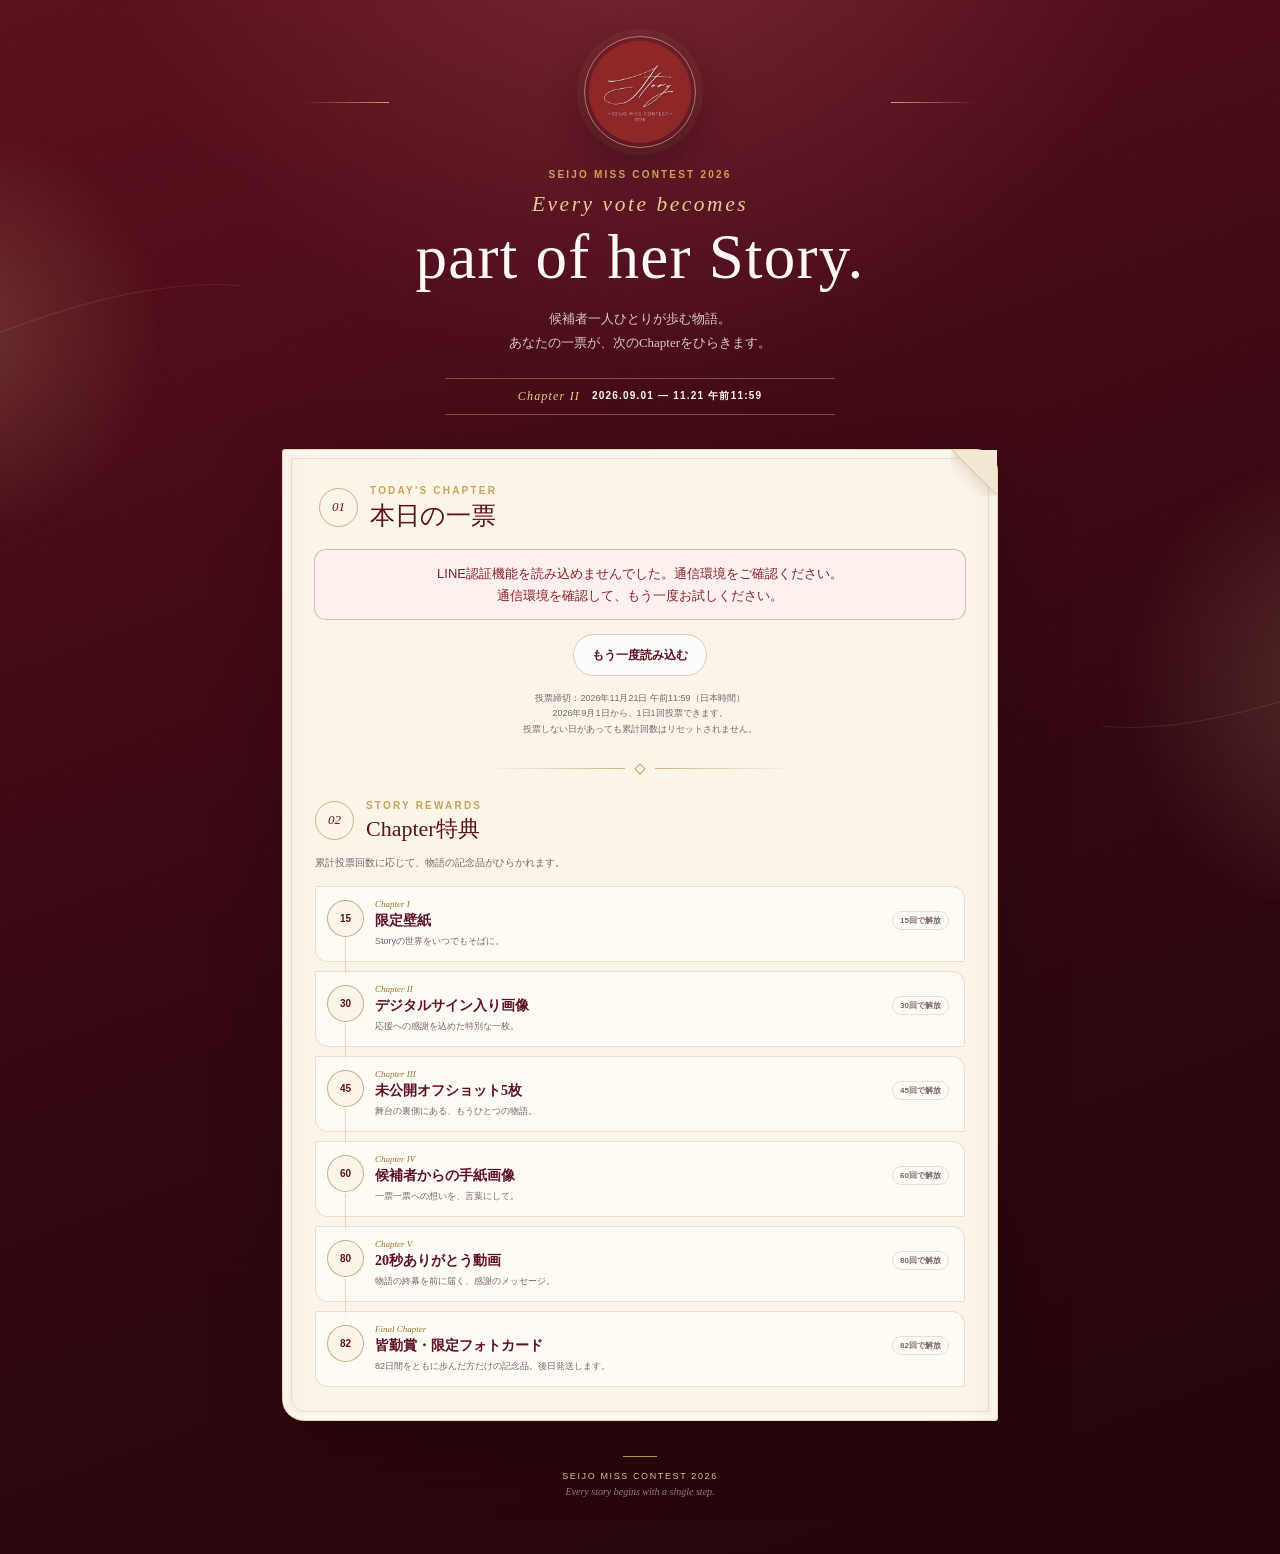
<file: index.html>
<!doctype html>
<html lang="ja">
<head>
  <meta charset="utf-8">
  <meta name="viewport" content="width=device-width,initial-scale=1,viewport-fit=cover">
  <meta name="theme-color" content="#5d101d">
  <meta name="description" content="SEIJO MISS CONTEST 2026『Story』公式投票ページ。1日1回、あなたの一票で候補者の物語を応援できます。">

  <meta property="og:type" content="website">
  <meta property="og:title" content="SEIJO MISS CONTEST 2026 — Story">
  <meta property="og:description" content="あなたの一票が、彼女たちの物語を次のChapterへ。">
  <meta property="og:url" content="https://seijomisscon2026.github.io/seijo-miss-voto/">
  <meta property="og:image" content="https://seijomisscon2026.github.io/seijo-miss-voto/assets/logo.jpeg">
  <meta name="twitter:card" content="summary_large_image">

  <link rel="canonical" href="https://seijomisscon2026.github.io/seijo-miss-voto/">
  <link rel="icon" href="./assets/logo.jpeg" type="image/jpeg">
  <link rel="apple-touch-icon" href="./assets/logo.jpeg">
  <link rel="stylesheet" href="./styles.css?v=story-20261119-video80-v1-layout2">

  <title>SEIJO MISS CONTEST 2026 — Story</title>
  <script defer src="https://static.line-scdn.net/liff/edge/2/sdk.js"></script>
  <script defer src="./config.js?v=story-20261120-deadline1159-v1"></script>
  <script defer src="./app.js?v=story-20261119-video80-v1"></script>
</head>
<body>
  <div class="atmosphere" aria-hidden="true">
    <span class="light-orb light-orb-one"></span>
    <span class="light-orb light-orb-two"></span>
    <span class="story-path story-path-one"></span>
    <span class="story-path story-path-two"></span>
  </div>

  <main class="page-shell">
    <header class="hero" aria-labelledby="siteTitle">
      <div class="hero-crest">
        <img src="./assets/logo.jpeg?v=story-20260901-v2" alt="Story SEIJO MISS CONTEST 2026">
      </div>
      <p class="chapter-kicker">SEIJO MISS CONTEST 2026</p>
      <h1 id="siteTitle"><span>Every vote becomes</span> part of her Story.</h1>
      <p class="hero-copy">候補者一人ひとりが歩む物語。<br>あなたの一票が、次のChapterをひらきます。</p>
      <div class="period-ribbon" aria-label="新投票期間">
        <span>Chapter II</span>
        <strong>2026.09.01 — 11.21 午前11:59</strong>
      </div>
    </header>

    <section id="votePanel" class="book-panel" aria-labelledby="voteTitle">
      <div class="page-corner" aria-hidden="true"></div>

      <div class="section-heading">
        <span class="section-number">01</span>
        <div>
          <p class="section-label">TODAY'S CHAPTER</p>
          <h2 id="voteTitle">本日の一票</h2>
        </div>
      </div>

      <div id="statusBox" class="status-box" role="status" aria-live="polite">
        <span id="statusSpinner" class="spinner" aria-hidden="true"></span>
        <span id="statusText">LINE認証を確認しています…</span>
      </div>
      <button id="retryButton" class="secondary-button hidden" type="button">もう一度読み込む</button>

      <section id="progressPanel" class="story-progress hidden" aria-labelledby="progressTitle">
        <div class="progress-heading">
          <div>
            <p class="section-label">YOUR STORY</p>
            <h3 id="progressTitle">あなたの投票の軌跡</h3>
          </div>
          <div class="progress-count"><strong id="cumulativeCount">0</strong><span>/ 82回</span></div>
        </div>
        <div class="progress-track" aria-hidden="true">
          <span id="progressBar"></span>
        </div>
        <div class="progress-meta">
          <p><span>連続投票</span><strong id="currentStreak">0日</strong></p>
          <p><span>次のChapter</span><strong id="nextChapterText">15回特典まであと15回</strong></p>
        </div>
      </section>

      <div id="candidateList" class="candidate-list hidden" aria-label="ファイナリスト一覧"></div>

      <div id="voteAction" class="vote-action hidden">
        <button id="submitButton" class="submit-button" type="button" disabled>
          応援する人を選んでください
        </button>
      </div>

      <p class="vote-note">
        投票締切：2026年11月21日 午前11:59（日本時間）<br>
        2026年9月1日から、1日1回投票できます。<br>
        投票しない日があっても累計回数はリセットされません。
      </p>

      <div class="ornament-divider" aria-hidden="true"><span></span></div>

      <section class="reward-section" aria-labelledby="rewardTitle">
        <div class="section-heading compact-heading">
          <span class="section-number">02</span>
          <div>
            <p class="section-label">STORY REWARDS</p>
            <h2 id="rewardTitle">Chapter特典</h2>
          </div>
        </div>
        <p class="reward-intro">累計投票回数に応じて、物語の記念品がひらかれます。</p>
        <div id="rewardTimeline" class="reward-timeline"></div>
      </section>
    </section>

    <section id="completionView" class="completion-view hidden" aria-label="投票完了">
      <article id="completionCard" class="book-panel completion-card">
        <div class="completion-chapter-label">TODAY'S STORY</div>
        <div class="completion-media">
          <div id="photoLoader" class="photo-loader">メッセージを読み込んでいます…</div>
          <img id="completionPhoto" class="completion-photo" alt="">
        </div>

        <div class="completion-summary">
          <p id="completionFinalist" class="completion-finalist"></p>
          <h2 id="completionName" class="completion-name"></h2>
          <div class="success-mark" aria-label="投票完了">
            <span aria-hidden="true">✓</span>
            <strong>投票が完了しました</strong>
          </div>
          <div id="completionProgress" class="completion-progress hidden">
            <p><span>あなたのStory</span><strong id="completionCumulative">0 / 82回</strong></p>
            <p><span>連続投票</span><strong id="completionStreak">0日</strong></p>
          </div>
          <p id="completionNext" class="completion-next"></p>
          <div id="voteTime" class="vote-time"></div>
        </div>
      </article>

      <article id="newRewardPanel" class="book-panel new-reward-panel hidden" aria-live="polite">
        <p class="section-label">NEW CHAPTER UNLOCKED</p>
        <h3>新しい特典を獲得しました</h3>
        <div id="newRewardList"></div>
      </article>

      <article class="book-panel completion-rewards">
        <div class="section-heading compact-heading">
          <span class="section-number">03</span>
          <div>
            <p class="section-label">YOUR ARCHIVE</p>
            <h2>獲得した特典</h2>
          </div>
        </div>
        <div id="completionRewardTimeline" class="reward-timeline"></div>
      </article>

      <article class="book-panel share-section">
        <p class="section-label">SHARE THE STORY</p>
        <h3>応援の気持ちをシェア</h3>
        <p class="share-hint">今日の一票を、あなたの言葉でも届けよう。</p>
        <div class="share-grid">
          <button id="shareX" class="share-button share-x" type="button">X</button>
          <button id="shareInstagram" class="share-button share-instagram" type="button">Instagram</button>
          <button id="shareLine" class="share-button share-line" type="button">LINE</button>
        </div>
        <div id="shareText" class="share-copy"></div>
        <button id="copyButton" class="secondary-button" type="button">シェア文をコピー</button>
      </article>
    </section>

    <footer class="site-footer">
      <span aria-hidden="true"></span>
      <p>SEIJO MISS CONTEST 2026</p>
      <small>Every story begins with a single step.</small>
    </footer>
  </main>

  <div id="toast" class="toast" role="status" aria-live="polite"></div>
</body>
</html>
</file>
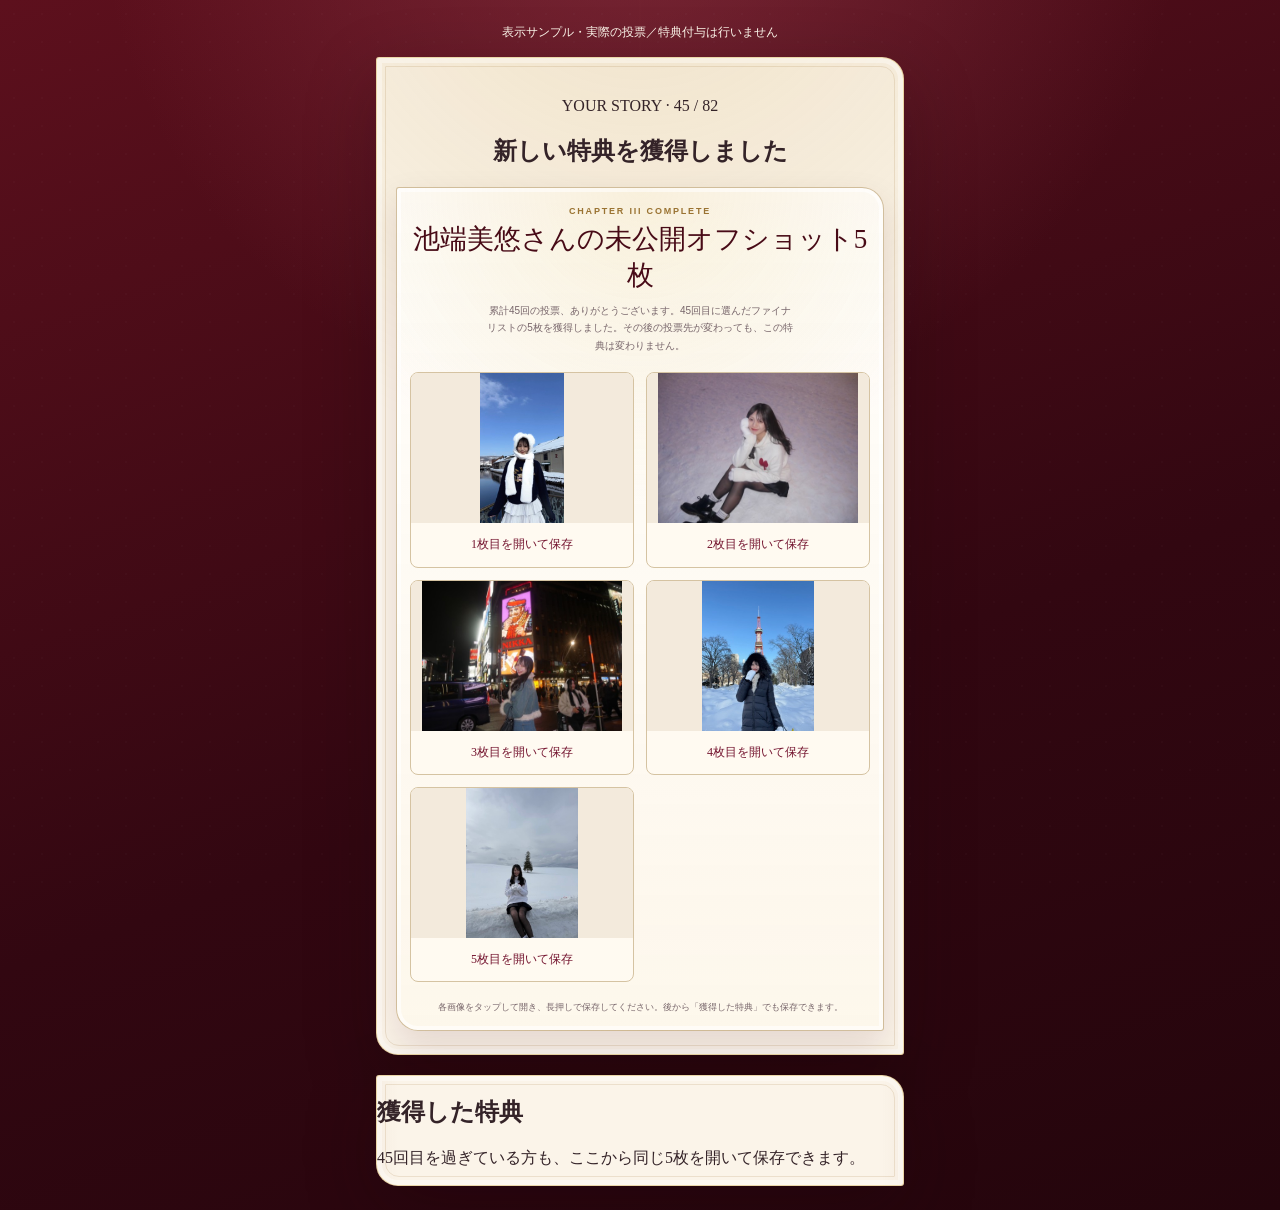
<file: reward-preview-45.html>
<!doctype html>
<html lang="ja">
<head>
  <meta charset="utf-8">
  <meta name="viewport" content="width=device-width, initial-scale=1">
  <meta name="robots" content="noindex,nofollow">
  <title>45回特典の表示サンプル | 成城ミスコン2026</title>
  <link rel="stylesheet" href="./styles.css?v=story-20261017-offshots-v1">
</head>
<body>
  <main style="max-width:560px;margin:24px auto;padding:0 16px">
    <p style="color:#fff8ec;text-align:center;font-size:12px">表示サンプル・実際の投票／特典付与は行いません</p>
    <article class="book-panel new-reward-panel" style="margin-top:16px">
      <p class="eyebrow">YOUR STORY · 45 / 82</p>
      <h2>新しい特典を獲得しました</h2>
      <section class="image-reward-unlock">
        <p class="image-reward-unlock-chapter">CHAPTER III COMPLETE</p>
        <h4>池端美悠さんの未公開オフショット5枚</h4>
        <p class="image-reward-unlock-message">累計45回の投票、ありがとうございます。45回目に選んだファイナリストの5枚を獲得しました。その後の投票先が変わっても、この特典は変わりません。</p>
        <div class="offshots-gallery">
          <a class="offshots-photo" href="./assets/rewards/offshots_01_1.jpeg"><img src="./assets/rewards/previews/offshots_01_1.jpeg" alt="池端美悠さんの未公開オフショット 1 / 5"><span>1枚目を開いて保存</span></a>
          <a class="offshots-photo" href="./assets/rewards/offshots_01_2.jpeg"><img src="./assets/rewards/previews/offshots_01_2.jpeg" alt="池端美悠さんの未公開オフショット 2 / 5"><span>2枚目を開いて保存</span></a>
          <a class="offshots-photo" href="./assets/rewards/offshots_01_3.jpeg"><img src="./assets/rewards/previews/offshots_01_3.jpeg" alt="池端美悠さんの未公開オフショット 3 / 5"><span>3枚目を開いて保存</span></a>
          <a class="offshots-photo" href="./assets/rewards/offshots_01_4.jpeg"><img src="./assets/rewards/previews/offshots_01_4.jpeg" alt="池端美悠さんの未公開オフショット 4 / 5"><span>4枚目を開いて保存</span></a>
          <a class="offshots-photo" href="./assets/rewards/offshots_01_5.jpeg"><img src="./assets/rewards/previews/offshots_01_5.jpeg" alt="池端美悠さんの未公開オフショット 5 / 5"><span>5枚目を開いて保存</span></a>
        </div>
        <p class="image-reward-unlock-note">各画像をタップして開き、長押しで保存してください。後から「獲得した特典」でも保存できます。</p>
      </section>
    </article>
    <article class="book-panel" style="margin-top:20px">
      <h2>獲得した特典</h2>
      <p>45回目を過ぎている方も、ここから同じ5枚を開いて保存できます。</p>
    </article>
  </main>
</body>
</html>
</file>
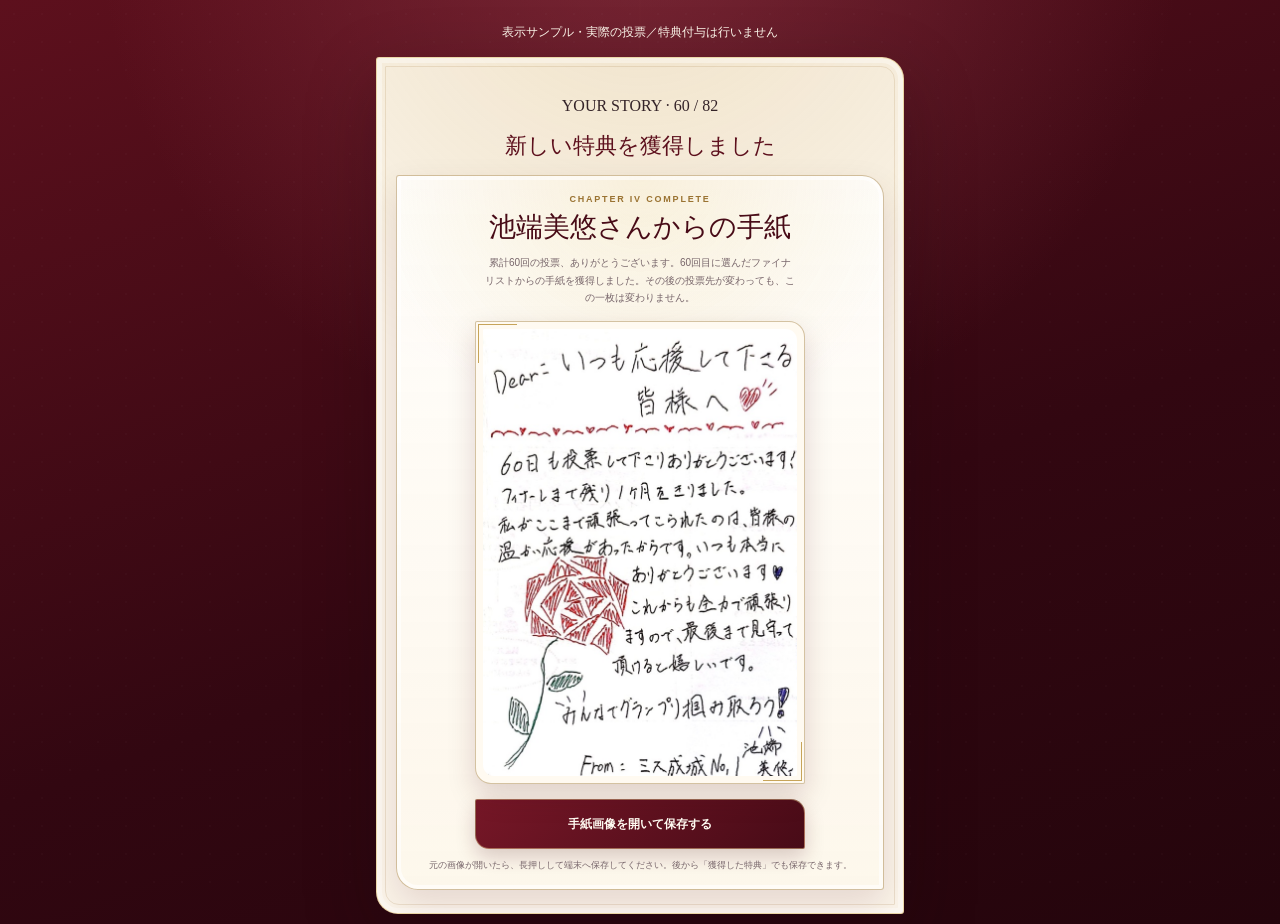
<file: reward-preview-60.html>
<!doctype html>
<html lang="ja">
<head>
  <meta charset="utf-8">
  <meta name="viewport" content="width=device-width,initial-scale=1">
  <meta name="robots" content="noindex,nofollow">
  <title>60回特典の表示サンプル | 成城ミスコン2026</title>
  <link rel="stylesheet" href="./styles.css?v=story-20261017-offshots-v1">
</head>
<body>
  <main style="max-width:560px;margin:24px auto;padding:0 16px">
    <p style="color:#fff8ec;text-align:center;font-size:12px">表示サンプル・実際の投票／特典付与は行いません</p>
    <article class="book-panel new-reward-panel" style="margin-top:16px">
      <p>YOUR STORY · 60 / 82</p>
      <h3>新しい特典を獲得しました</h3>
      <section class="image-reward-unlock">
        <p class="image-reward-unlock-chapter">CHAPTER IV COMPLETE</p>
        <h4>池端美悠さんからの手紙</h4>
        <p class="image-reward-unlock-message">累計60回の投票、ありがとうございます。60回目に選んだファイナリストからの手紙を獲得しました。その後の投票先が変わっても、この一枚は変わりません。</p>
        <div class="image-reward-unlock-frame">
          <img class="image-reward-unlock-image" src="./assets/rewards/previews/letter_01.jpeg" alt="池端美悠さんの60回投票達成・手紙画像">
        </div>
        <a class="image-reward-unlock-button" href="./assets/rewards/letter_01.jpeg" rel="noopener noreferrer">手紙画像を開いて保存する</a>
        <p class="image-reward-unlock-note">元の画像が開いたら、長押しして端末へ保存してください。後から「獲得した特典」でも保存できます。</p>
      </section>
    </article>
  </main>
</body>
</html>
</file>
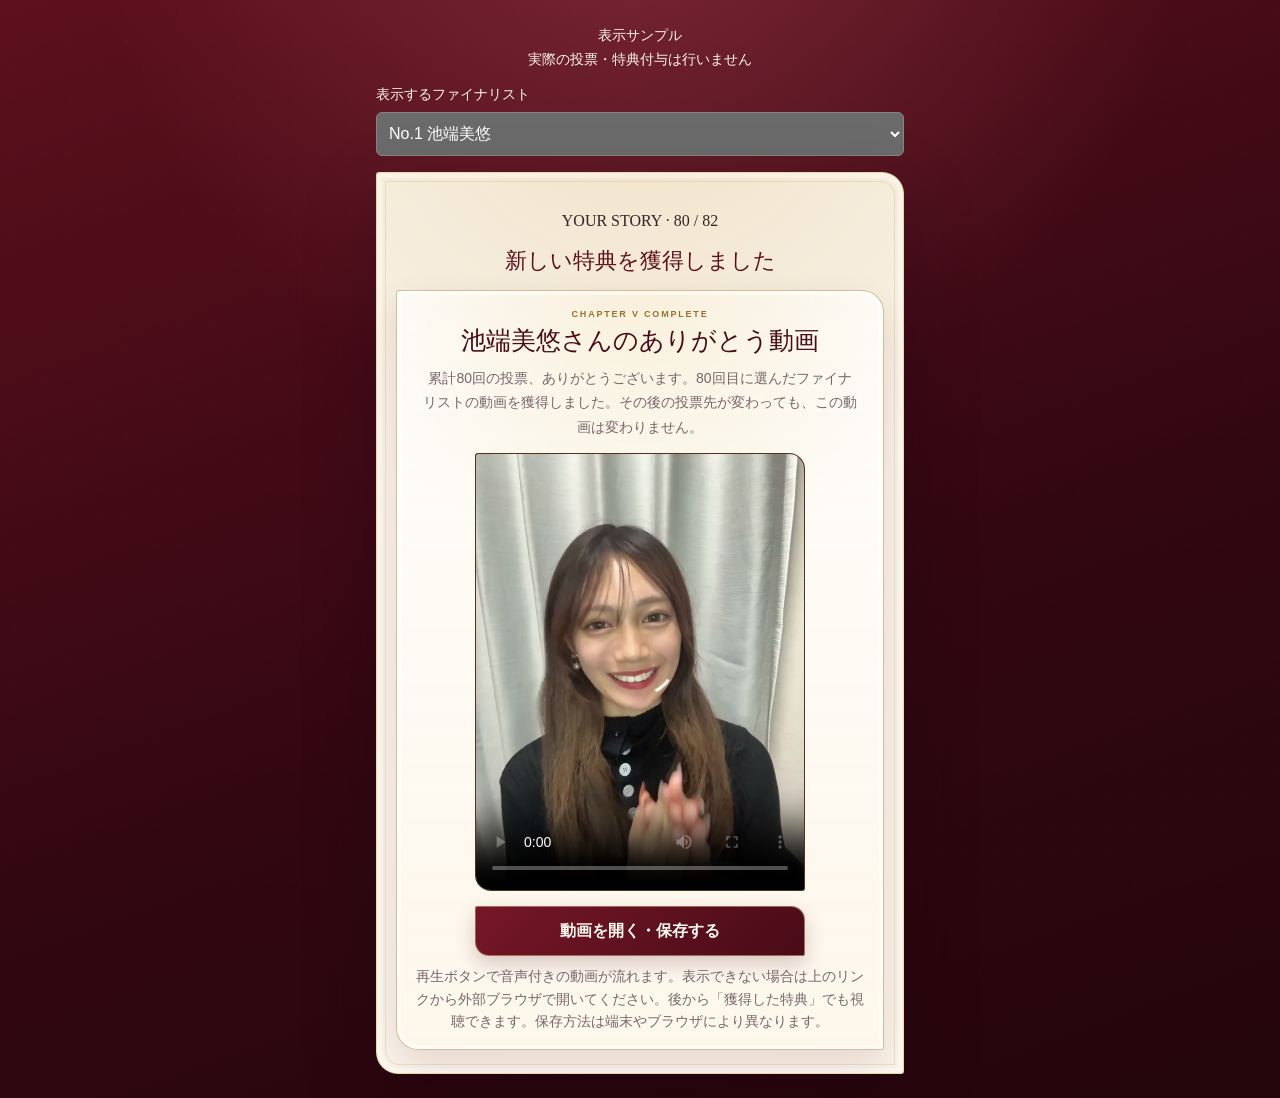
<file: reward-preview-80.html>
<!doctype html>
<html lang="ja">
<head>
  <meta charset="utf-8">
  <meta name="viewport" content="width=device-width,initial-scale=1">
  <meta name="robots" content="noindex,nofollow">
  <title>80回特典の表示サンプル | 成城ミスコン2026</title>
  <link rel="stylesheet" href="./styles.css?v=story-20261119-video80-v1-layout2">
  <script src="./config.js?v=story-20261119-video80-v1"></script>
</head>
<body>
  <main style="max-width:560px;margin:24px auto;padding:0 16px">
    <p style="color:#fff8ec;text-align:center;font-size:14px;line-height:1.7">表示サンプル<br>実際の投票・特典付与は行いません</p>
    <label for="previewCandidate" style="display:block;color:#fff8ec;font-size:14px">表示するファイナリスト</label>
    <select id="previewCandidate" style="width:100%;min-height:44px;margin:8px 0 16px;padding:8px;font-size:16px;border-radius:6px"></select>
    <article class="book-panel new-reward-panel" style="margin-top:0">
      <p>YOUR STORY · 80 / 82</p>
      <h3>新しい特典を獲得しました</h3>
      <section class="image-reward-unlock video-reward-unlock">
        <p class="image-reward-unlock-chapter">CHAPTER V COMPLETE</p>
        <h4 id="videoTitle"></h4>
        <p class="image-reward-unlock-message">累計80回の投票、ありがとうございます。80回目に選んだファイナリストの動画を獲得しました。その後の投票先が変わっても、この動画は変わりません。</p>
        <div class="video-reward-player">
          <video id="rewardVideo" controls playsinline preload="none">動画を再生できない場合は、下のリンクから開いてください。</video>
        </div>
        <a id="videoLink" class="image-reward-unlock-button" rel="noopener noreferrer">動画を開く・保存する</a>
        <p class="image-reward-unlock-note">再生ボタンで音声付きの動画が流れます。表示できない場合は上のリンクから外部ブラウザで開いてください。後から「獲得した特典」でも視聴できます。保存方法は端末やブラウザにより異なります。</p>
      </section>
    </article>
  </main>
  <script>
    (function () {
      'use strict';
      const config = window.SEIJO_CONFIG;
      const asset = config.rewards.find(reward => reward.key === 'thank_you_video').asset;
      const select = document.getElementById('previewCandidate');
      const video = document.getElementById('rewardVideo');
      const versioned = path => `${path}?v=${encodeURIComponent(config.app.assetVersion)}`;
      config.candidates.forEach(candidate => {
        const option = document.createElement('option');
        option.value = candidate.id;
        option.textContent = `No.${Number(candidate.id)} ${candidate.name}`;
        select.appendChild(option);
      });
      function showCandidate() {
        const candidate = config.candidates.find(item => item.id === select.value);
        video.pause();
        video.src = versioned(asset.byCandidate[candidate.id]);
        video.poster = versioned(asset.postersByCandidate[candidate.id]);
        [video.width, video.height] = asset.dimensionsByCandidate[candidate.id];
        video.setAttribute('aria-label', `${candidate.name}さんの80回投票達成・ありがとう動画`);
        document.getElementById('videoTitle').textContent = `${candidate.name}さんのありがとう動画`;
        document.getElementById('videoLink').href = video.src;
        video.load();
      }
      select.addEventListener('change', showCandidate);
      showCandidate();
    })();
  </script>
</body>
</html>
</file>
<file: styles.css>
:root {
  --wine-950: #320711;
  --wine-900: #480b17;
  --wine-800: #5d101d;
  --wine-700: #761727;
  --wine-600: #92293b;
  --wine-400: #bd6672;
  --gold-700: #9a7332;
  --gold-500: #c7a459;
  --gold-300: #e4cd94;
  --gold-100: #f4ead0;
  --ivory: #fffaf1;
  --paper: #fbf4e9;
  --paper-deep: #f2e6d4;
  --ink: #342328;
  --muted: #77656a;
  --success: #356d52;
  --line: rgba(117, 75, 52, .18);
  --shadow: 0 24px 70px rgba(25, 3, 9, .28);
  --serif: "Yu Mincho", "YuMincho", "Hiragino Mincho ProN", "Noto Serif JP", serif;
  --sans: -apple-system, BlinkMacSystemFont, "Hiragino Kaku Gothic ProN", "Yu Gothic", sans-serif;
}

* {
  box-sizing: border-box;
}

html {
  color-scheme: dark;
  scroll-behavior: smooth;
}

body {
  margin: 0;
  min-height: 100svh;
  overflow-x: hidden;
  color: var(--ivory);
  background:
    radial-gradient(circle at 50% -10%, rgba(165, 66, 83, .48), transparent 34rem),
    linear-gradient(160deg, var(--wine-800) 0%, var(--wine-950) 58%, #24050c 100%);
  font-family: var(--serif);
  -webkit-font-smoothing: antialiased;
  -webkit-text-size-adjust: 100%;
}

body::before {
  content: "";
  position: fixed;
  inset: 0;
  z-index: -3;
  pointer-events: none;
  opacity: .28;
  background-image:
    linear-gradient(90deg, transparent 49.7%, rgba(255, 245, 220, .04) 50%, transparent 50.3%),
    radial-gradient(circle, rgba(255, 255, 255, .08) 0 1px, transparent 1.5px);
  background-size: 100% 100%, 28px 28px;
}

button,
input {
  font: inherit;
}

button,
a {
  -webkit-tap-highlight-color: transparent;
}

button:focus-visible,
a:focus-visible {
  outline: 3px solid var(--gold-300);
  outline-offset: 3px;
}

img {
  max-width: 100%;
  -webkit-user-drag: none;
}

.hidden {
  display: none !important;
}

.atmosphere {
  position: fixed;
  inset: 0;
  z-index: -2;
  overflow: hidden;
  pointer-events: none;
}

.light-orb {
  position: absolute;
  border-radius: 50%;
  filter: blur(2px);
  background: radial-gradient(circle, rgba(244, 220, 158, .18), transparent 68%);
}

.light-orb-one {
  width: 28rem;
  height: 28rem;
  top: 12%;
  left: -17rem;
}

.light-orb-two {
  width: 32rem;
  height: 32rem;
  right: -21rem;
  top: 48%;
}

.story-path {
  position: absolute;
  width: 42rem;
  height: 16rem;
  border: 1px solid rgba(229, 204, 145, .13);
  border-color: rgba(229, 204, 145, .13) transparent transparent;
  border-radius: 50%;
  transform: rotate(-24deg);
}

.story-path::after {
  content: "";
  position: absolute;
  width: 5px;
  height: 5px;
  top: -3px;
  left: 47%;
  border-radius: 50%;
  background: var(--gold-300);
  box-shadow: 0 0 18px rgba(229, 204, 145, .9);
}

.story-path-one {
  top: 21rem;
  left: -20rem;
}

.story-path-two {
  right: -24rem;
  bottom: 14rem;
  transform: rotate(156deg);
}

.page-shell {
  width: min(100%, 760px);
  margin: 0 auto;
  padding: max(24px, env(safe-area-inset-top)) 12px calc(52px + env(safe-area-inset-bottom));
}

.hero {
  position: relative;
  padding: 12px 12px 34px;
  text-align: center;
}

.hero::before,
.hero::after {
  content: "";
  position: absolute;
  top: 78px;
  width: clamp(42px, 13vw, 86px);
  height: 1px;
  background: linear-gradient(90deg, transparent, var(--gold-500));
}

.hero::before {
  left: 3%;
}

.hero::after {
  right: 3%;
  transform: scaleX(-1);
}

.hero-crest {
  width: 112px;
  height: 112px;
  margin: 0 auto 19px;
  padding: 4px;
  border: 1px solid rgba(229, 204, 145, .55);
  border-radius: 50%;
  box-shadow: 0 0 0 7px rgba(229, 204, 145, .05), 0 18px 42px rgba(16, 1, 5, .3);
}

.hero-crest img {
  width: 100%;
  height: 100%;
  display: block;
  object-fit: cover;
  border-radius: 50%;
}

.chapter-kicker,
.section-label {
  margin: 0;
  color: var(--gold-500);
  font-family: var(--sans);
  font-size: 10px;
  font-weight: 700;
  letter-spacing: .22em;
  line-height: 1.5;
}

.hero h1 {
  margin: 9px auto 0;
  max-width: 620px;
  color: var(--ivory);
  font-size: clamp(35px, 9.7vw, 63px);
  font-weight: 400;
  letter-spacing: .02em;
  line-height: .98;
  text-wrap: balance;
}

.hero h1 span {
  display: block;
  margin-bottom: 8px;
  color: var(--gold-300);
  font-size: .34em;
  font-style: italic;
  letter-spacing: .12em;
  line-height: 1.3;
}

.hero-copy {
  margin: 18px 0 0;
  color: rgba(255, 250, 241, .8);
  font-size: 13px;
  line-height: 1.9;
}

.period-ribbon {
  width: min(100%, 390px);
  margin: 22px auto 0;
  padding: 10px 18px;
  display: flex;
  align-items: center;
  justify-content: center;
  gap: 12px;
  border-top: 1px solid rgba(229, 204, 145, .35);
  border-bottom: 1px solid rgba(229, 204, 145, .35);
  font-family: var(--sans);
  font-size: 10px;
  letter-spacing: .12em;
}

.period-ribbon span {
  color: var(--gold-300);
  font-family: var(--serif);
  font-size: 12px;
  font-style: italic;
}

.period-ribbon strong {
  font-weight: 600;
}

.book-panel {
  position: relative;
  color: var(--ink);
  border: 1px solid rgba(229, 204, 145, .72);
  border-radius: 3px 22px 3px 22px;
  background:
    linear-gradient(90deg, rgba(128, 81, 51, .035) 0, transparent 4%, transparent 96%, rgba(128, 81, 51, .035) 100%),
    var(--paper);
  box-shadow: var(--shadow), inset 0 0 0 5px rgba(255, 255, 255, .35);
}

.book-panel::before {
  content: "";
  position: absolute;
  inset: 8px;
  z-index: 0;
  pointer-events: none;
  border: 1px solid rgba(154, 115, 50, .16);
  border-radius: 1px 14px 1px 14px;
}

.book-panel > * {
  position: relative;
  z-index: 1;
}

#votePanel {
  padding: 25px 15px 21px;
}

.page-corner {
  position: absolute;
  z-index: 2;
  top: 0;
  right: 0;
  width: 46px;
  height: 46px;
  overflow: hidden;
  pointer-events: none;
}

.page-corner::before {
  content: "";
  position: absolute;
  top: -30px;
  right: -30px;
  width: 60px;
  height: 60px;
  transform: rotate(45deg);
  border: 1px solid rgba(154, 115, 50, .28);
  background: linear-gradient(135deg, var(--gold-100), var(--paper-deep));
  box-shadow: 0 5px 14px rgba(66, 34, 21, .12);
}

.section-heading {
  padding: 0 8px;
  display: flex;
  align-items: center;
  gap: 12px;
}

.section-number {
  width: 39px;
  height: 39px;
  display: grid;
  place-items: center;
  flex: 0 0 auto;
  color: var(--wine-700);
  border: 1px solid rgba(154, 115, 50, .5);
  border-radius: 50%;
  font-size: 13px;
  font-style: italic;
}

.section-heading h2,
.progress-heading h3 {
  margin: 2px 0 0;
  color: var(--wine-800);
  font-size: 25px;
  font-weight: 500;
  line-height: 1.25;
}

.compact-heading {
  padding: 0;
}

.compact-heading h2 {
  font-size: 22px;
}

.status-box {
  min-height: 61px;
  margin: 18px 3px 14px;
  padding: 13px 15px;
  display: flex;
  align-items: center;
  justify-content: center;
  gap: 10px;
  color: var(--wine-800);
  white-space: pre-line;
  text-align: center;
  border: 1px solid rgba(117, 75, 52, .16);
  border-radius: 12px;
  background: rgba(255, 252, 246, .76);
  font-family: var(--sans);
  font-size: 13px;
  line-height: 1.65;
}

.status-box.error {
  color: #8b202d;
  border-color: rgba(139, 32, 45, .28);
  background: rgba(255, 239, 238, .78);
}

.spinner {
  width: 18px;
  height: 18px;
  flex: 0 0 auto;
  border: 2px solid rgba(118, 23, 39, .16);
  border-top-color: var(--wine-700);
  border-radius: 50%;
  animation: spin .8s linear infinite;
}

@keyframes spin {
  to { transform: rotate(360deg); }
}

.secondary-button {
  min-height: 42px;
  padding: 9px 18px;
  color: var(--wine-800);
  border: 1px solid rgba(118, 23, 39, .22);
  border-radius: 999px;
  background: rgba(255, 255, 255, .75);
  font-family: var(--sans);
  font-size: 12px;
  font-weight: 700;
  cursor: pointer;
}

#retryButton {
  margin: 0 auto 15px;
  display: block;
}

.story-progress {
  margin: 15px 3px 20px;
  padding: 16px;
  border: 1px solid rgba(154, 115, 50, .3);
  border-radius: 2px 16px 2px 16px;
  background:
    radial-gradient(circle at 100% 0, rgba(199, 164, 89, .12), transparent 44%),
    rgba(255, 253, 248, .78);
}

.progress-heading {
  display: flex;
  align-items: flex-end;
  justify-content: space-between;
  gap: 12px;
}

.progress-heading h3 {
  font-size: 18px;
}

.progress-count {
  display: flex;
  align-items: baseline;
  gap: 4px;
  color: var(--wine-800);
  white-space: nowrap;
}

.progress-count strong {
  font-size: 32px;
  font-weight: 500;
  line-height: 1;
}

.progress-count span {
  color: var(--muted);
  font-family: var(--sans);
  font-size: 11px;
}

.progress-track {
  height: 7px;
  margin-top: 15px;
  overflow: hidden;
  border-radius: 999px;
  background: rgba(118, 23, 39, .1);
  box-shadow: inset 0 1px 2px rgba(52, 35, 40, .1);
}

.progress-track span {
  width: 0;
  height: 100%;
  display: block;
  border-radius: inherit;
  background: linear-gradient(90deg, var(--wine-700), var(--gold-500));
  transition: width .7s cubic-bezier(.2, .75, .25, 1);
}

.progress-meta {
  margin-top: 13px;
  display: grid;
  grid-template-columns: .78fr 1.4fr;
  gap: 8px;
}

.progress-meta p {
  margin: 0;
  padding: 9px 10px;
  display: flex;
  flex-direction: column;
  gap: 3px;
  border-left: 2px solid rgba(199, 164, 89, .52);
  background: rgba(244, 234, 208, .25);
}

.progress-meta span {
  color: var(--muted);
  font-family: var(--sans);
  font-size: 9px;
  letter-spacing: .09em;
}

.progress-meta strong {
  color: var(--wine-800);
  font-size: 12px;
  font-weight: 600;
  line-height: 1.45;
}

.candidate-list {
  display: grid;
  gap: 12px;
  margin-top: 16px;
}

.candidate-card {
  width: 100%;
  min-height: 132px;
  padding: 9px 11px 9px 9px;
  display: grid;
  grid-template-columns: 91px minmax(0, 1fr) 27px;
  align-items: center;
  gap: 10px;
  overflow: hidden;
  color: var(--ink);
  text-align: left;
  border: 1px solid rgba(117, 75, 52, .2);
  border-radius: 2px 17px 2px 17px;
  background:
    linear-gradient(105deg, rgba(255, 255, 255, .86), rgba(249, 239, 224, .66)),
    var(--paper);
  box-shadow: 0 8px 24px rgba(62, 29, 28, .065);
  cursor: pointer;
  transition: transform .18s ease, border-color .18s ease, box-shadow .18s ease, background .18s ease;
}

.candidate-card:active:not(:disabled) {
  transform: scale(.992);
}

.candidate-card:disabled {
  cursor: default;
  opacity: .58;
}

.candidate-card.selected {
  border-color: rgba(118, 23, 39, .74);
  background:
    radial-gradient(circle at 96% 0, rgba(199, 164, 89, .2), transparent 36%),
    linear-gradient(105deg, #fffefa, #f8ead9);
  box-shadow: 0 13px 30px rgba(82, 19, 31, .15), inset 0 0 0 2px rgba(118, 23, 39, .05);
  transform: translateY(-1px);
}

.profile-frame {
  position: relative;
  width: 91px;
  height: 112px;
  overflow: hidden;
  border-radius: 1px 13px 1px 13px;
  background: #eee4dc;
}

.profile-frame::after {
  content: "";
  position: absolute;
  inset: 4px;
  pointer-events: none;
  border: 1px solid rgba(255, 255, 255, .55);
  border-radius: 1px 9px 1px 9px;
}

.profile-frame img {
  width: 100%;
  height: 100%;
  display: block;
  object-fit: cover;
  object-position: center top;
}

.candidate-info {
  min-width: 0;
  display: grid;
  align-content: center;
  gap: 8px;
}

.candidate-chapter {
  color: var(--gold-700);
  font-family: var(--sans);
  font-size: 8px;
  font-weight: 700;
  letter-spacing: .17em;
}

.candidate-name {
  margin: 0;
  color: var(--wine-800);
  font-size: 24px;
  font-weight: 600;
  line-height: 1.2;
  letter-spacing: .08em;
}

.candidate-hint {
  color: var(--muted);
  font-family: var(--sans);
  font-size: 9px;
  line-height: 1.4;
}

.selection-mark {
  width: 25px;
  height: 25px;
  position: relative;
  border: 1.5px solid rgba(118, 23, 39, .34);
  border-radius: 50%;
  background: rgba(255, 255, 255, .8);
}

.selected .selection-mark {
  border-color: var(--wine-700);
  box-shadow: 0 0 0 4px rgba(118, 23, 39, .08);
}

.selected .selection-mark::after {
  content: "";
  position: absolute;
  inset: 5px;
  border-radius: 50%;
  background: var(--wine-700);
}

.vote-action {
  position: sticky;
  bottom: max(8px, env(safe-area-inset-bottom));
  z-index: 6;
  margin: 17px 0 0;
  padding: 7px;
  border: 1px solid rgba(199, 164, 89, .3);
  border-radius: 999px;
  background: rgba(251, 244, 233, .88);
  box-shadow: 0 9px 30px rgba(49, 7, 17, .16);
  backdrop-filter: blur(13px);
  -webkit-backdrop-filter: blur(13px);
}

.submit-button {
  width: 100%;
  min-height: 55px;
  padding: 10px 18px;
  color: var(--ivory);
  border: 0;
  border-radius: 999px;
  background:
    linear-gradient(90deg, rgba(255, 255, 255, .08), transparent 25%, transparent 75%, rgba(255, 255, 255, .08)),
    linear-gradient(135deg, var(--wine-600), var(--wine-900));
  box-shadow: 0 10px 24px rgba(72, 11, 23, .25), inset 0 0 0 1px rgba(229, 204, 145, .24);
  font-family: var(--sans);
  font-size: 15px;
  font-weight: 700;
  letter-spacing: .03em;
  cursor: pointer;
}

.submit-button:active:not(:disabled) {
  transform: scale(.987);
}

.submit-button:disabled {
  opacity: .45;
  box-shadow: none;
  cursor: default;
}

.vote-note {
  margin: 14px 5px 0;
  color: var(--muted);
  text-align: center;
  font-family: var(--sans);
  font-size: 9px;
  line-height: 1.7;
}

.ornament-divider {
  margin: 28px 0 25px;
  display: flex;
  align-items: center;
  justify-content: center;
}

.ornament-divider::before,
.ornament-divider::after {
  content: "";
  width: min(31%, 140px);
  height: 1px;
  background: linear-gradient(90deg, transparent, rgba(154, 115, 50, .5));
}

.ornament-divider::after {
  transform: scaleX(-1);
}

.ornament-divider span {
  width: 8px;
  height: 8px;
  margin: 0 11px;
  transform: rotate(45deg);
  border: 1px solid var(--gold-500);
  background: var(--paper);
}

.reward-section {
  padding: 0 4px 5px;
}

.reward-intro {
  margin: 12px 0 15px;
  color: var(--muted);
  font-family: var(--sans);
  font-size: 10px;
  line-height: 1.7;
}

.reward-timeline {
  display: grid;
  gap: 9px;
}

.reward-item {
  position: relative;
  min-height: 76px;
  padding: 12px 10px 11px 59px;
  border: 1px solid rgba(117, 75, 52, .16);
  border-radius: 2px 13px 2px 13px;
  background: rgba(255, 253, 248, .7);
}

.reward-item::before {
  content: "";
  position: absolute;
  left: 29px;
  top: 52px;
  bottom: -16px;
  width: 1px;
  background: rgba(154, 115, 50, .28);
}

.reward-item:last-child::before {
  display: none;
}

.reward-medallion {
  width: 37px;
  height: 37px;
  position: absolute;
  left: 11px;
  top: 13px;
  display: grid;
  place-items: center;
  color: var(--wine-800);
  border: 1px solid rgba(154, 115, 50, .54);
  border-radius: 50%;
  background: var(--paper);
  font-family: var(--sans);
  font-size: 10px;
  font-weight: 700;
}

.reward-copy {
  min-width: 0;
}

.reward-chapter {
  color: var(--gold-700);
  font-size: 9px;
  font-style: italic;
}

.reward-title-row {
  margin-top: 2px;
  display: flex;
  align-items: center;
  justify-content: space-between;
  gap: 8px;
}

.reward-title-row h4 {
  margin: 0;
  color: var(--wine-800);
  font-size: 14px;
  font-weight: 600;
  line-height: 1.35;
}

.reward-badge {
  flex: 0 0 auto;
  padding: 3px 7px;
  color: var(--muted);
  border: 1px solid rgba(117, 75, 52, .16);
  border-radius: 999px;
  font-family: var(--sans);
  font-size: 8px;
  font-weight: 700;
}

.reward-item p {
  margin: 5px 0 0;
  color: var(--muted);
  font-family: var(--sans);
  font-size: 9px;
  line-height: 1.55;
}

.reward-item.earned {
  border-color: rgba(154, 115, 50, .48);
  background:
    radial-gradient(circle at 100% 0, rgba(199, 164, 89, .17), transparent 45%),
    #fffdf8;
}

.reward-item.earned .reward-medallion {
  color: var(--ivory);
  border-color: var(--gold-500);
  background: linear-gradient(135deg, var(--wine-600), var(--wine-900));
  box-shadow: 0 5px 13px rgba(72, 11, 23, .18);
}

.reward-item.earned .reward-badge {
  color: var(--success);
  border-color: rgba(53, 109, 82, .3);
  background: rgba(53, 109, 82, .07);
}

.reward-asset-link {
  margin-top: 8px;
  padding: 7px 11px;
  display: inline-flex;
  align-items: center;
  color: var(--ivory);
  text-decoration: none;
  border-radius: 999px;
  background: var(--wine-800);
  font-family: var(--sans);
  font-size: 9px;
  font-weight: 700;
}

.completion-view {
  animation: pageReveal .55s cubic-bezier(.2, .75, .22, 1) both;
  transform-origin: left center;
}

@keyframes pageReveal {
  from { opacity: 0; transform: perspective(900px) rotateY(4deg) translateY(10px); }
  to { opacity: 1; transform: perspective(900px) rotateY(0) translateY(0); }
}

body.completion-mode .hero {
  padding-bottom: 20px;
}

body.completion-mode .hero-copy,
body.completion-mode .period-ribbon {
  display: none;
}

body.completion-mode .hero-crest {
  width: 76px;
  height: 76px;
  margin-bottom: 13px;
}

body.completion-mode .hero h1 {
  font-size: 30px;
}

.completion-card {
  overflow: hidden;
}

.completion-chapter-label {
  padding: 15px 16px 11px;
  color: var(--gold-700);
  text-align: center;
  border-bottom: 1px solid var(--line);
  font-family: var(--sans);
  font-size: 9px;
  font-weight: 700;
  letter-spacing: .2em;
}

.completion-media {
  min-height: 240px;
  padding: 8px 8px 0;
  display: flex;
  align-items: flex-end;
  justify-content: center;
  overflow: hidden;
  background:
    radial-gradient(circle at 50% 25%, #fff 0%, #fff 45%, var(--paper-deep) 100%);
}

.completion-photo {
  width: 100%;
  height: auto;
  max-height: min(59svh, 600px);
  display: block;
  object-fit: contain;
  object-position: center bottom;
  border-radius: 2px 14px 0 0;
  opacity: 0;
  transition: opacity .3s ease;
}

.completion-photo.loaded {
  opacity: 1;
}

.photo-loader {
  position: absolute;
  top: 27%;
  left: 50%;
  transform: translate(-50%, -50%);
  color: var(--wine-700);
  font-family: var(--sans);
  font-size: 10px;
  letter-spacing: .07em;
}

.completion-summary {
  padding: 18px 16px 20px;
  text-align: center;
  border-top: 1px solid rgba(117, 75, 52, .12);
  background: linear-gradient(180deg, rgba(255, 255, 255, .74), rgba(251, 244, 233, .9));
}

.completion-finalist {
  margin: 0;
  color: var(--gold-700);
  font-family: var(--sans);
  font-size: 9px;
  font-weight: 700;
  letter-spacing: .17em;
}

.completion-name {
  margin: 5px 0 12px;
  color: var(--wine-800);
  font-size: clamp(28px, 8vw, 40px);
  font-weight: 500;
  line-height: 1.1;
}

.success-mark {
  display: inline-flex;
  align-items: center;
  gap: 8px;
  color: var(--success);
  font-family: var(--sans);
  font-size: 13px;
}

.success-mark span {
  width: 23px;
  height: 23px;
  display: grid;
  place-items: center;
  color: #fff;
  border-radius: 50%;
  background: var(--success);
  font-size: 12px;
}

.completion-progress {
  margin: 15px auto 0;
  width: min(100%, 390px);
  display: grid;
  grid-template-columns: 1fr 1fr;
  border-top: 1px solid rgba(154, 115, 50, .3);
  border-bottom: 1px solid rgba(154, 115, 50, .3);
}

.completion-progress p {
  margin: 0;
  padding: 11px 8px;
  display: flex;
  flex-direction: column;
  gap: 3px;
}

.completion-progress p + p {
  border-left: 1px solid rgba(154, 115, 50, .22);
}

.completion-progress span {
  color: var(--muted);
  font-family: var(--sans);
  font-size: 8px;
  letter-spacing: .08em;
}

.completion-progress strong {
  color: var(--wine-800);
  font-size: 18px;
  font-weight: 500;
}

.completion-next {
  margin: 12px 0 0;
  color: var(--wine-700);
  font-size: 13px;
  line-height: 1.55;
}

.vote-time {
  margin-top: 10px;
  color: var(--muted);
  font-family: var(--sans);
  font-size: 8px;
}

.new-reward-panel,
.completion-rewards,
.share-section {
  margin-top: 15px;
  padding: 23px 19px;
}

.new-reward-panel {
  overflow: hidden;
  text-align: center;
  background:
    radial-gradient(circle at 50% -15%, rgba(199, 164, 89, .24), transparent 48%),
    var(--paper);
}

.new-reward-panel h3,
.share-section h3 {
  margin: 5px 0 12px;
  color: var(--wine-800);
  font-size: 22px;
  font-weight: 500;
}

.new-reward-chip {
  margin: 6px 4px 0;
  padding: 9px 13px;
  display: inline-flex;
  color: var(--wine-800);
  border: 1px solid rgba(154, 115, 50, .42);
  border-radius: 999px;
  background: rgba(255, 255, 255, .65);
  font-family: var(--sans);
  font-size: 10px;
  font-weight: 700;
}

.image-reward-unlock {
  margin-top: 14px;
  padding: 18px 13px 16px;
  border: 1px solid rgba(154, 115, 50, .44);
  border-radius: 3px 22px 3px 22px;
  background:
    radial-gradient(circle at 50% 0, rgba(232, 203, 128, .24), transparent 36%),
    linear-gradient(180deg, rgba(255, 255, 255, .82), rgba(253, 247, 235, .93));
  box-shadow: inset 0 0 0 4px rgba(255, 255, 255, .55), 0 14px 34px rgba(72, 11, 23, .12);
}

.image-reward-unlock-chapter {
  margin: 0 0 5px;
  color: var(--gold-700);
  font-family: var(--sans);
  font-size: 9px;
  font-weight: 700;
  letter-spacing: .2em;
}

.image-reward-unlock h4 {
  margin: 0;
  color: var(--wine-900);
  font-size: clamp(21px, 6vw, 27px);
  font-weight: 500;
}

.image-reward-unlock-message {
  margin: 9px auto 14px;
  max-width: 31em;
  color: var(--muted);
  font-family: var(--sans);
  font-size: 10px;
  line-height: 1.75;
}

.image-reward-unlock-frame {
  position: relative;
  width: min(100%, 330px);
  margin: 0 auto;
  padding: 7px;
  overflow: hidden;
  border: 1px solid rgba(154, 115, 50, .42);
  border-radius: 2px 16px 2px 16px;
  background: #fffaf1;
  box-shadow: 0 12px 28px rgba(72, 11, 23, .17);
}

.image-reward-unlock-frame::before,
.image-reward-unlock-frame::after {
  content: '';
  position: absolute;
  z-index: 1;
  width: 38px;
  height: 38px;
  pointer-events: none;
}

.image-reward-unlock-frame::before {
  top: 2px;
  left: 2px;
  border-top: 1px solid var(--gold-500);
  border-left: 1px solid var(--gold-500);
}

.image-reward-unlock-frame::after {
  right: 2px;
  bottom: 2px;
  border-right: 1px solid var(--gold-500);
  border-bottom: 1px solid var(--gold-500);
}

.image-reward-unlock-image {
  width: 100%;
  height: auto;
  display: block;
  border-radius: 1px 11px 1px 11px;
}

.image-reward-unlock-button {
  width: min(100%, 330px);
  min-height: 50px;
  margin: 15px auto 0;
  padding: 12px 18px;
  display: flex;
  align-items: center;
  justify-content: center;
  color: var(--ivory);
  text-decoration: none;
  border: 1px solid rgba(229, 204, 145, .48);
  border-radius: 2px 14px 2px 14px;
  background: linear-gradient(135deg, var(--wine-700), var(--wine-900));
  box-shadow: 0 8px 20px rgba(72, 11, 23, .2);
  font-family: var(--sans);
  font-size: 12px;
  font-weight: 700;
}

.image-reward-unlock-note {
  margin: 9px 0 0;
  color: var(--muted);
  font-family: var(--sans);
  font-size: 9px;
  line-height: 1.6;
}

.reward-candidate-label {
  color: var(--wine-700) !important;
  font-weight: 700;
}

.video-reward-player {
  width: min(100%, 330px);
  margin: 14px auto 0;
}

.video-reward-player video {
  display: block;
  width: 100%;
  height: auto;
  max-height: min(62svh, 560px);
  border: 1px solid rgba(154, 115, 50, .42);
  border-radius: 3px 16px 3px 16px;
  background: #19050a;
  object-fit: contain;
}

.video-reward-error {
  margin: 8px 0;
  color: var(--wine-800);
  font-family: var(--sans);
  font-size: 14px;
  line-height: 1.6;
}

.video-reward-unlock .image-reward-unlock-message,
.video-reward-unlock .image-reward-unlock-note {
  font-size: 14px;
}

.video-reward-unlock .image-reward-unlock-button {
  font-size: 16px;
}

.video-reward-unlock h4 {
  font-size: clamp(19px, 5vw, 25px);
  text-wrap: balance;
}

.share-section {
  text-align: center;
}

.share-hint {
  margin: -4px 0 16px;
  color: var(--muted);
  font-family: var(--sans);
  font-size: 10px;
  line-height: 1.6;
}

.share-grid {
  display: grid;
  grid-template-columns: repeat(3, 1fr);
  gap: 7px;
}

.share-button {
  min-height: 48px;
  color: #fff;
  border: 0;
  border-radius: 2px 12px 2px 12px;
  font-family: var(--sans);
  font-size: 11px;
  font-weight: 700;
  cursor: pointer;
}

.share-x { background: #181517; }
.share-instagram { background: linear-gradient(135deg, #d78641, #bd3f72 54%, #5943a2); }
.share-line { background: #14a94c; }

.share-copy {
  margin: 13px 0 10px;
  padding: 12px;
  color: var(--ink);
  white-space: pre-line;
  text-align: left;
  border: 1px solid rgba(154, 115, 50, .3);
  border-radius: 2px 12px 2px 12px;
  background: rgba(255, 255, 255, .62);
  font-family: var(--sans);
  font-size: 10px;
  line-height: 1.7;
}

.site-footer {
  padding: 35px 10px 5px;
  text-align: center;
}

.site-footer span {
  width: 34px;
  height: 1px;
  margin: 0 auto 14px;
  display: block;
  background: var(--gold-500);
}

.site-footer p {
  margin: 0;
  color: var(--gold-300);
  font-family: var(--sans);
  font-size: 9px;
  letter-spacing: .18em;
}

.site-footer small {
  margin-top: 5px;
  display: block;
  color: rgba(255, 250, 241, .5);
  font-size: 10px;
  font-style: italic;
}

.toast {
  position: fixed;
  left: 50%;
  bottom: calc(20px + env(safe-area-inset-bottom));
  z-index: 50;
  transform: translate(-50%, 16px);
  width: min(calc(100% - 28px), 430px);
  padding: 12px 15px;
  color: #fff;
  text-align: center;
  border: 1px solid rgba(229, 204, 145, .24);
  border-radius: 12px;
  background: rgba(52, 7, 17, .95);
  box-shadow: 0 12px 34px rgba(0, 0, 0, .28);
  font-family: var(--sans);
  font-size: 11px;
  line-height: 1.5;
  opacity: 0;
  pointer-events: none;
  transition: .22s ease;
}

.toast.visible {
  opacity: 1;
  transform: translate(-50%, 0);
}

@media (min-width: 560px) {
  .page-shell {
    padding-left: 22px;
    padding-right: 22px;
  }

  #votePanel {
    padding: 33px 28px 28px;
  }

  .candidate-card {
    min-height: 150px;
    grid-template-columns: 110px minmax(0, 1fr) 30px;
    gap: 17px;
    padding: 11px;
  }

  .profile-frame {
    width: 110px;
    height: 132px;
  }

  .candidate-name {
    font-size: 28px;
  }

  .reward-item {
    padding-right: 15px;
  }
}

@media (max-width: 360px) {
  .page-shell {
    padding-left: 7px;
    padding-right: 7px;
  }

  #votePanel {
    padding-left: 11px;
    padding-right: 11px;
  }

  .candidate-card {
    grid-template-columns: 80px minmax(0, 1fr) 23px;
    gap: 8px;
    padding-left: 7px;
  }

  .profile-frame {
    width: 80px;
    height: 103px;
  }

  .progress-meta {
    grid-template-columns: 1fr;
  }
}

.offshots-gallery {
  display: grid;
  grid-template-columns: repeat(2, minmax(0, 1fr));
  gap: 12px;
  margin: 18px 0;
}

.offshots-photo {
  display: flex;
  flex-direction: column;
  overflow: hidden;
  border: 1px solid #d5c3a2;
  border-radius: 8px;
  background: #fffaf1;
  color: #74142f;
  text-align: center;
  text-decoration: none;
}

.offshots-photo img {
  display: block;
  width: 100%;
  height: 150px;
  object-fit: contain;
  background: #f3eadc;
}

.offshots-photo span {
  padding: 12px 5px;
  font-size: 12px;
  line-height: 1.6;
}

.offshots-photo:focus-visible {
  outline: 3px solid #74142f;
  outline-offset: 3px;
}

@media (prefers-reduced-motion: reduce) {
  *,
  *::before,
  *::after {
    scroll-behavior: auto !important;
    animation-duration: .01ms !important;
    animation-iteration-count: 1 !important;
    transition-duration: .01ms !important;
  }
}
</file>
